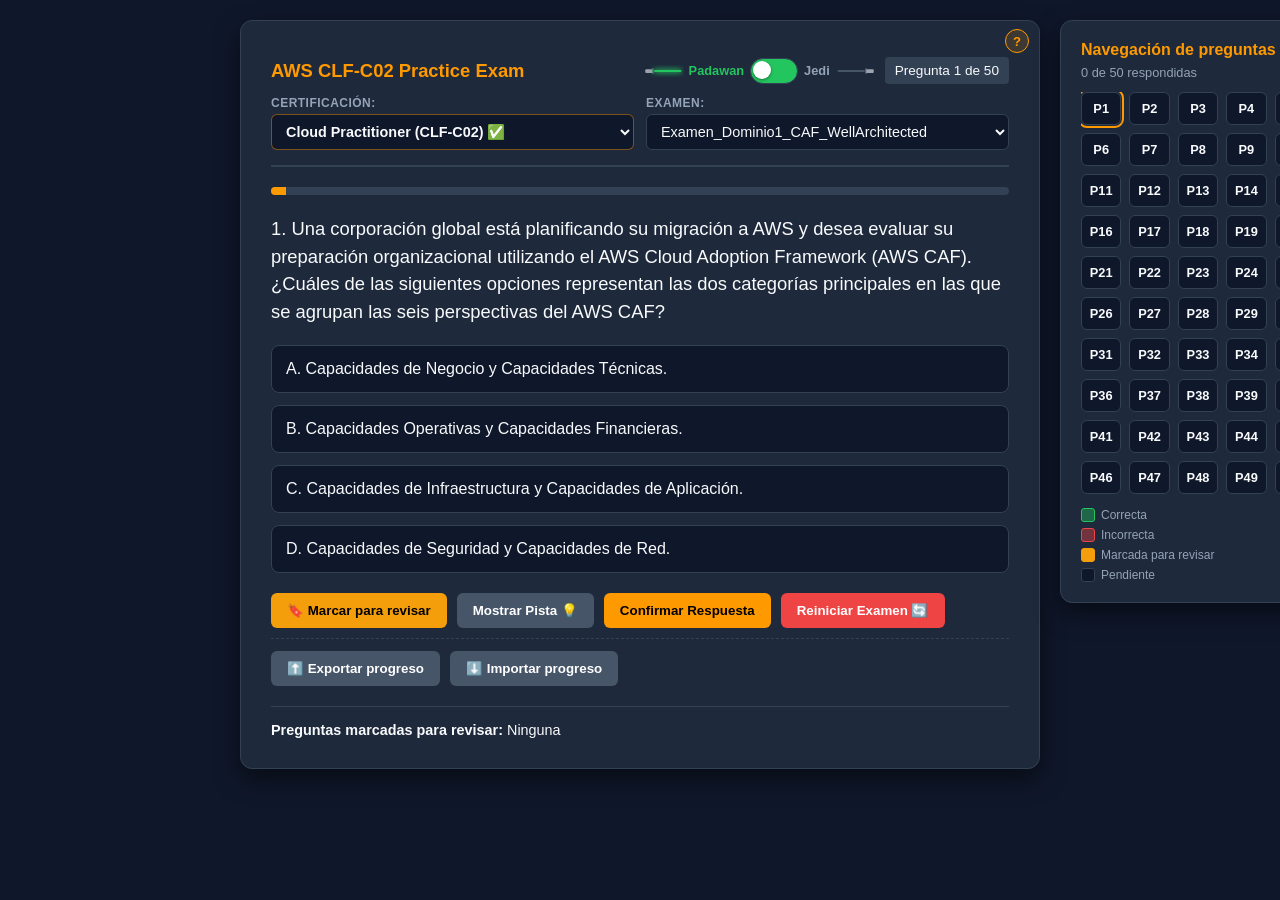
<file: index.html>
<!DOCTYPE html>
<html lang="es">
<head>
    <meta charset="UTF-8">
    <meta http-equiv="refresh" content="0; url=Examenes.html">
    <title>Simulador de Exámenes AWS</title>
    <script>
        window.location.replace('Examenes.html' + window.location.search + window.location.hash);
    </script>
</head>
<body>
    <p>Redirigiendo al <a href="Examenes.html">Simulador de Exámenes AWS</a>...</p>
</body>
</html>
</file>
<file: styles.css>
:root {
    --bg-color: #0f172a;
    --card-bg: #1e293b;
    --accent: #ff9900;
    --text-main: #f8fafc;
    --text-muted: #94a3b8;
    --correct: #22c55e;
    --incorrect: #ef4444;
    --border-color: #334155;
    --warning: #f59e0b;
}

body {
    font-family: 'Segoe UI', Tahoma, Geneva, Verdana, sans-serif;
    background-color: var(--bg-color);
    color: var(--text-main);
    margin: 0;
    padding: 20px;
    display: flex;
    justify-content: center;
}

.layout {
    position: relative;
    width: 800px;
    max-width: 100%;
}

.container {
    position: relative;
    width: 800px;
    max-width: 100%;
    box-sizing: border-box;
    background-color: var(--card-bg);
    padding: 36px 30px 30px;
    border-radius: 12px;
    box-shadow: 0 10px 25px rgba(0,0,0,0.5);
    border: 1px solid var(--border-color);
}

.nav-panel {
    width: 280px;
    box-sizing: border-box;
    background-color: var(--card-bg);
    padding: 20px;
    border-radius: 12px;
    box-shadow: 0 10px 25px rgba(0,0,0,0.5);
    border: 1px solid var(--border-color);
    position: absolute;
    top: 0;
    left: calc(100% + 20px);
}

.nav-panel h3 {
    margin: 0 0 6px;
    font-size: 1rem;
    color: var(--accent);
}

.nav-summary {
    font-size: 0.8rem;
    color: var(--text-muted);
    margin-bottom: 12px;
}

.nav-grid {
    display: grid;
    grid-template-columns: repeat(5, 1fr);
    gap: 8px;
    max-height: 460px;
    overflow-y: auto;
    padding-right: 4px;
}

.nav-item {
    padding: 8px 0;
    border: 1px solid var(--border-color);
    border-radius: 6px;
    background-color: var(--bg-color);
    color: var(--text-main);
    font-size: 0.8rem;
    font-weight: bold;
    cursor: pointer;
    text-align: center;
    transition: all 0.15s;
}

.nav-item:hover {
    border-color: var(--accent);
}

/* Respondida correctamente */
.nav-item.correct {
    background-color: rgba(34, 197, 94, 0.2);
    border-color: var(--correct);
    color: #4ade80;
}

/* Respondida incorrectamente */
.nav-item.incorrect {
    background-color: rgba(239, 68, 68, 0.2);
    border-color: var(--incorrect);
    color: #f87171;
}

/* Marcada para revisar */
.nav-item.flagged {
    background-color: var(--warning);
    border-color: var(--warning);
    color: #000;
}

/* Pregunta actual */
.nav-item.current {
    outline: 2px solid var(--accent);
    outline-offset: 1px;
}

.nav-legend {
    margin-top: 14px;
    font-size: 0.75rem;
    color: var(--text-muted);
    display: flex;
    flex-direction: column;
    gap: 6px;
}

.nav-legend span {
    display: flex;
    align-items: center;
    gap: 6px;
}

.legend-dot {
    width: 12px;
    height: 12px;
    border-radius: 3px;
    display: inline-block;
    border: 1px solid var(--border-color);
}

.legend-correct { background-color: rgba(34, 197, 94, 0.4); border-color: var(--correct); }
.legend-incorrect { background-color: rgba(239, 68, 68, 0.4); border-color: var(--incorrect); }
.legend-flagged { background-color: var(--warning); border-color: var(--warning); }
.legend-pending { background-color: var(--bg-color); }

.header {
    display: flex;
    flex-direction: column;
    gap: 12px;
    border-bottom: 2px solid var(--border-color);
    padding-bottom: 15px;
    margin-bottom: 20px;
}

.header-top-row {
    display: flex;
    flex-wrap: wrap;
    justify-content: space-between;
    align-items: center;
    gap: 10px;
}

.header-selectors-row {
    display: grid;
    grid-template-columns: 1fr 1fr;
    gap: 12px;
}

.selector-group {
    display: flex;
    flex-direction: column;
    gap: 4px;
    min-inline-size: 0;
}

.selector-label {
    font-size: 0.75rem;
    font-weight: 600;
    text-transform: uppercase;
    letter-spacing: 0.04em;
    color: var(--text-muted);
}

.title {
    font-size: 1.15rem;
    color: var(--accent);
    font-weight: bold;
    flex: 1 1 180px;
    min-inline-size: 0;
}

.exam-selector {
    background-color: var(--bg-color);
    border: 1px solid var(--border-color);
    color: var(--text-main);
    padding: 8px 10px;
    border-radius: 6px;
    font-size: 0.9rem;
    width: 100%;
    box-sizing: border-box;
    min-inline-size: 0;
    max-inline-size: 100%;
    text-overflow: ellipsis;
}

.cert-selector {
    border-color: rgba(255, 153, 0, 0.45);
    font-weight: 600;
}

.progress-bar-container {
    width: 100%;
    background-color: var(--border-color);
    height: 8px;
    border-radius: 4px;
    margin-bottom: 20px;
    overflow: hidden;
}

.progress-bar {
    height: 100%;
    background-color: var(--accent);
    width: 0%;
    transition: width 0.3s ease;
}

.question-text {
    font-size: 1.15rem;
    line-height: 1.5;
    margin-bottom: 20px;
}

.options-list {
    display: flex;
    flex-direction: column;
    gap: 12px;
    margin-bottom: 20px;
}

.option-btn {
    background-color: var(--bg-color);
    border: 1px solid var(--border-color);
    color: var(--text-main);
    padding: 14px;
    border-radius: 8px;
    text-align: left;
    cursor: pointer;
    font-size: 1rem;
    transition: all 0.2s;
}

.option-btn:hover:not(:disabled) {
    border-color: var(--accent);
    background-color: #1e293b;
}

.option-btn.selected {
    border-color: var(--accent);
    background-color: rgba(255, 153, 0, 0.1);
}

.option-btn.correct-ans {
    background-color: rgba(34, 197, 94, 0.2);
    border-color: var(--correct);
    color: #4ade80;
}

.option-btn.incorrect-ans {
    background-color: rgba(239, 68, 68, 0.2);
    border-color: var(--incorrect);
    color: #f87171;
}

/* Opcion incorrecta que el usuario NO eligio: marca tenue para que se vea
   que tampoco correspondia (sobre todo en preguntas de 2 o 3 respuestas). */
.option-btn.wrong-unselected {
    background-color: rgba(239, 68, 68, 0.07);
    border-color: rgba(239, 68, 68, 0.4);
    border-style: dashed;
    color: #9ca3af;
    text-decoration: line-through;
    text-decoration-color: rgba(239, 68, 68, 0.6);
}

/* Etiqueta (badge) que indica el estado de una opcion al revisarla.
   El boton pasa a columna para que el badge quede encima del texto. */
.option-btn.has-badge {
    display: flex;
    flex-direction: column;
    align-items: flex-start;
    gap: 8px;
}

.option-badge {
    display: inline-block;
    font-size: 0.72rem;
    font-weight: bold;
    padding: 3px 8px;
    border-radius: 4px;
    text-transform: none;
    text-decoration: none;
}

.option-badge.badge-correct {
    background-color: var(--correct);
    color: #052e16;
}

.option-badge.badge-incorrect {
    background-color: var(--incorrect);
    color: #450a0a;
}

.actions {
    display: flex;
    flex-wrap: wrap;
    gap: 10px;
    margin-top: 20px;
}

.sync-actions {
    margin-top: 10px;
    padding-top: 12px;
    border-top: 1px dashed var(--border-color);
}

.btn {
    padding: 10px 16px;
    border: none;
    border-radius: 6px;
    font-weight: bold;
    cursor: pointer;
    transition: background 0.2s;
}

.btn-primary { background-color: var(--accent); color: #000; }
.btn-primary:hover { background-color: #e68a00; }
.btn-secondary { background-color: #475569; color: #fff; }
.btn-secondary:hover { background-color: #64748b; }
.btn-warning { background-color: var(--warning); color: #000; }
.btn-warning:hover { background-color: #d97706; }
.btn-reset { background-color: var(--incorrect); color: #fff; }

/* Switch Padawan / Jedi en el header */
.mode-switch {
    display: inline-flex;
    align-items: center;
    gap: 6px;
    cursor: pointer;
    user-select: none;
    white-space: nowrap;
    flex-shrink: 0;
}

.mode-switch:focus-visible {
    outline: 2px solid var(--accent);
    outline-offset: 3px;
    border-radius: 6px;
}

.mode-switch-label {
    display: inline-flex;
    align-items: center;
    gap: 5px;
    font-size: 0.8rem;
    font-weight: bold;
    color: var(--text-muted);
    transition: color 0.2s;
}

/* Sables de luz (SVG) */
.saber {
    width: 40px;
    height: 12px;
    flex-shrink: 0;
}

/* Mango metálico */
.saber-hilt {
    fill: #9ca3af;
}

.saber-guard {
    fill: #6b7280;
}

/* Hojas: apagadas por defecto (gris tenue), encendidas en el lado activo */
.saber-blade {
    fill: #475569;
    transition: fill 0.25s, filter 0.25s;
}

/* Padawan activo: sable verde encendido */
.mode-switch:not(.jedi) .saber-green .saber-blade {
    fill: #22c55e;
    filter: drop-shadow(0 0 3px #22c55e) drop-shadow(0 0 6px rgba(34, 197, 94, 0.7));
}

/* Jedi activo: sable azul encendido */
.mode-switch.jedi .saber-blue .saber-blade {
    fill: #38bdf8;
    filter: drop-shadow(0 0 3px #38bdf8) drop-shadow(0 0 6px rgba(56, 189, 248, 0.7));
}

/* Lado activo resaltado según el modo */
.mode-switch:not(.jedi) .mode-switch-padawan {
    color: #22c55e;
}

.mode-switch.jedi .mode-switch-jedi {
    color: #38bdf8;
}

/* Riel del switch */
.mode-switch-track {
    position: relative;
    width: 46px;
    height: 24px;
    border-radius: 999px;
    background-color: #22c55e;
    border: 1px solid var(--border-color);
    transition: background-color 0.25s;
    flex-shrink: 0;
}

.mode-switch.jedi .mode-switch-track {
    background-color: #38bdf8;
}

/* Perilla */
.mode-switch-thumb {
    position: absolute;
    top: 2px;
    left: 2px;
    width: 18px;
    height: 18px;
    border-radius: 50%;
    background-color: #fff;
    box-shadow: 0 1px 3px rgba(0, 0, 0, 0.4);
    transition: transform 0.25s;
}

.mode-switch.jedi .mode-switch-thumb {
    transform: translateX(22px);
}

/* Aviso de que el Modo Examen está activo */
.exam-mode-banner {
    display: none;
    background-color: rgba(255, 153, 0, 0.12);
    border: 1px solid var(--accent);
    border-left: 4px solid var(--accent);
    color: var(--text-main);
    padding: 10px 14px;
    border-radius: 8px;
    margin-bottom: 18px;
    font-size: 0.9rem;
}

/* En la cuadrícula de navegación: pregunta respondida sin revelar si es correcta */
.nav-item.answered-neutral {
    background-color: rgba(59, 130, 246, 0.25);
    border-color: #3b82f6;
    color: #93c5fd;
}

.hint-box, .explanation-box {
    margin-top: 15px;
    padding: 15px;
    border-radius: 8px;
    font-size: 0.95rem;
    line-height: 1.4;
    max-height: 180px;
    overflow-y: auto;
    overscroll-behavior: contain;
}

.hint-box {
    background-color: rgba(255, 255, 255, 0.05);
    border-left: 4px solid var(--accent);
    display: none;
}

.translation-box {
    margin-top: 15px;
    padding: 15px;
    border-radius: 8px;
    font-size: 0.95rem;
    line-height: 1.4;
    background-color: rgba(59, 130, 246, 0.08);
    border-left: 4px solid #3b82f6;
    display: none;
    max-height: 180px;
    overflow-y: auto;
    overscroll-behavior: contain;
}

.translation-question {
    margin: 10px 0 8px;
    font-weight: 600;
}

.translation-options {
    margin: 0;
    padding-left: 18px;
    color: var(--text-muted);
}

.translation-options li {
    margin-bottom: 4px;
}

.explanation-box {
    background-color: rgba(30, 58, 138, 0.3);
    border-left: 4px solid #3b82f6;
    display: none;
}

.status-badge {
    font-size: 0.85rem;
    padding: 6px 10px;
    border-radius: 4px;
    background: #334155;
    white-space: nowrap;
    flex-shrink: 0;
}

/* Botón de ayuda (?) flotante en la esquina superior derecha de la tarjeta */
.help-btn {
    position: absolute;
    top: 8px;
    right: 10px;
    width: 24px;
    height: 24px;
    border-radius: 50%;
    border: 1px solid var(--accent);
    background-color: rgba(255, 153, 0, 0.14);
    color: var(--accent);
    font-size: 0.82rem;
    font-weight: bold;
    cursor: pointer;
    display: inline-flex;
    align-items: center;
    justify-content: center;
    transition: background-color 0.2s, color 0.2s, transform 0.15s;
}

.help-btn:hover {
    background-color: var(--accent);
    color: #000;
    transform: scale(1.06);
}

.help-btn:focus-visible {
    outline: 2px solid var(--accent);
    outline-offset: 2px;
}

/* Modal de ayuda (<dialog>) */
dialog:modal {
    overscroll-behavior: contain;
}

dialog::backdrop {
    overflow: hidden;
    overscroll-behavior: contain;
    background-color: rgba(15, 23, 42, 0.75);
    backdrop-filter: blur(3px);
}

.help-dialog {
    background-color: var(--card-bg);
    color: var(--text-main);
    border: 1px solid var(--border-color);
    border-radius: 12px;
    padding: 0;
    width: min(680px, calc(100vw - 32px));
    max-height: min(82vh, 760px);
    box-shadow: 0 20px 45px rgba(0, 0, 0, 0.65);
}

.help-dialog[open] {
    display: flex;
    flex-direction: column;
}

.help-dialog-header {
    display: flex;
    justify-content: space-between;
    align-items: center;
    gap: 12px;
    padding: 18px 24px;
    border-bottom: 1px solid var(--border-color);
    background-color: rgba(15, 23, 42, 0.5);
}

.help-dialog-header h2 {
    margin: 0;
    font-size: 1.15rem;
    color: var(--accent);
}

.help-close-btn {
    background: transparent;
    border: 1px solid var(--border-color);
    color: var(--text-muted);
    width: 32px;
    height: 32px;
    border-radius: 6px;
    font-size: 1rem;
    cursor: pointer;
    display: inline-flex;
    align-items: center;
    justify-content: center;
    transition: all 0.2s;
}

.help-close-btn:hover {
    border-color: var(--accent);
    color: var(--text-main);
    background-color: rgba(255, 153, 0, 0.12);
}

.help-dialog-body {
    padding: 20px 24px;
    overflow-y: auto;
    overscroll-behavior: contain;
    display: flex;
    flex-direction: column;
    gap: 16px;
    line-height: 1.5;
    font-size: 0.94rem;
}

.help-section {
    background-color: var(--bg-color);
    border: 1px solid var(--border-color);
    border-left: 4px solid var(--accent);
    border-radius: 8px;
    padding: 14px 16px;
}

.help-section h3 {
    margin: 0 0 8px;
    font-size: 1rem;
    color: var(--accent);
}

.help-section ul {
    margin: 0;
    padding-left: 20px;
    display: flex;
    flex-direction: column;
    gap: 8px;
}

.help-section li {
    color: var(--text-main);
}

.help-section em {
    color: var(--text-muted);
}

.help-dialog-footer {
    padding: 14px 24px;
    border-top: 1px solid var(--border-color);
    display: flex;
    justify-content: flex-end;
    background-color: rgba(15, 23, 42, 0.5);
}

.flagged-container {
    margin-top: 20px;
    padding-top: 15px;
    border-top: 1px solid var(--border-color);
    font-size: 0.9rem;
}

.flag-tag {
    display: inline-block;
    margin: 2px;
    padding: 4px 8px;
    cursor: pointer;
    background: var(--warning);
    color: #000;
    border: none;
    border-radius: 4px;
    font-weight: bold;
}

.results-list {
    display: flex;
    flex-direction: column;
    gap: 10px;
    margin: 20px 0;
}

.wrong-question-btn {
    width: 100%;
    background-color: rgba(239, 68, 68, 0.15);
    border: 1px solid var(--incorrect);
    color: var(--text-main);
    padding: 12px;
    border-radius: 6px;
    text-align: left;
    cursor: pointer;
    display: flex;
    flex-direction: column;
    gap: 8px;
}

.wrong-question-btn:hover {
    background-color: rgba(239, 68, 68, 0.3);
}

.wrong-question-title {
    line-height: 1.4;
}

.wrong-question-choice {
    font-size: 0.88rem;
    color: #fca5a5;
    background-color: rgba(15, 23, 42, 0.55);
    border-left: 3px solid var(--incorrect);
    padding: 6px 10px;
    border-radius: 4px;
    line-height: 1.35;
}

.correct-question-choice {
    font-size: 0.88rem;
    color: #86efac;
    background-color: rgba(15, 23, 42, 0.55);
    border-left: 3px solid var(--correct);
    padding: 6px 10px;
    border-radius: 4px;
    line-height: 1.35;
}

.wrong-summary-line {
    font-size: 0.9rem;
    background-color: var(--bg-color);
    border: 1px solid var(--border-color);
    padding: 8px 12px;
    border-radius: 6px;
    margin: 8px 0 12px;
}

.wrong-summary-line code {
    color: var(--accent);
    font-weight: bold;
    user-select: all;
}

/* Resumen por categoría (theme) */
.theme-list {
    display: flex;
    flex-direction: column;
    gap: 10px;
    margin: 12px 0 24px;
}

.theme-row {
    width: 100%;
    text-align: left;
    background-color: var(--bg-color);
    border: 1px solid var(--border-color);
    border-radius: 8px;
    padding: 12px 14px;
    cursor: pointer;
    color: var(--text-main);
    transition: border-color 0.2s;
}

.theme-row:hover {
    border-color: var(--accent);
}

.theme-row-head {
    display: flex;
    justify-content: space-between;
    align-items: baseline;
    margin-bottom: 8px;
}

.theme-name {
    font-weight: bold;
    font-size: 1rem;
}

.theme-percent {
    font-weight: bold;
    color: var(--accent);
}

.theme-bar {
    width: 100%;
    height: 8px;
    background-color: var(--border-color);
    border-radius: 4px;
    overflow: hidden;
    margin-bottom: 8px;
}

.theme-bar-fill {
    height: 100%;
    background-color: var(--correct);
    transition: width 0.3s ease;
}

.theme-detail {
    font-size: 0.85rem;
    color: var(--text-muted);
}

.theme-q-btn {
    width: 100%;
    text-align: left;
    border-radius: 6px;
    padding: 12px;
    cursor: pointer;
    color: var(--text-main);
    border: 1px solid var(--border-color);
    background-color: var(--bg-color);
    display: flex;
    flex-direction: column;
    gap: 8px;
}

.theme-q-correct {
    background-color: rgba(34, 197, 94, 0.15);
    border-color: var(--correct);
}

.theme-q-incorrect {
    background-color: rgba(239, 68, 68, 0.15);
    border-color: var(--incorrect);
}

.theme-q-btn:hover {
    border-color: var(--accent);
}

@media (max-width: 1140px) {
    .nav-panel {
        position: static;
        left: auto;
        width: 100%;
        margin-top: 20px;
    }
}

@media (max-width: 900px) {
    .container {
        width: auto;
    }

    .nav-panel {
        width: 100%;
    }

    .nav-grid {
        grid-template-columns: repeat(8, 1fr);
        max-height: 200px;
    }
}

@media (max-width: 600px) {
    body {
        padding: 10px;
    }

    .container {
        padding: 16px;
    }

    .nav-grid {
        grid-template-columns: repeat(6, 1fr);
    }

    .header-top-row {
        flex-direction: column;
        align-items: stretch;
        gap: 10px;
    }

    .header-selectors-row {
        grid-template-columns: 1fr;
    }

    .exam-selector,
    .status-badge {
        flex: 0 0 auto;
        width: 100%;
        box-sizing: border-box;
    }

    .title {
        flex: 0 0 auto;
        font-size: 1rem;
    }

    .question-text {
        font-size: 1rem;
    }

    .btn {
        width: 100%;
        margin-left: 0;
    }

    .btn-reset {
        margin-left: 0;
    }
}
</file>
